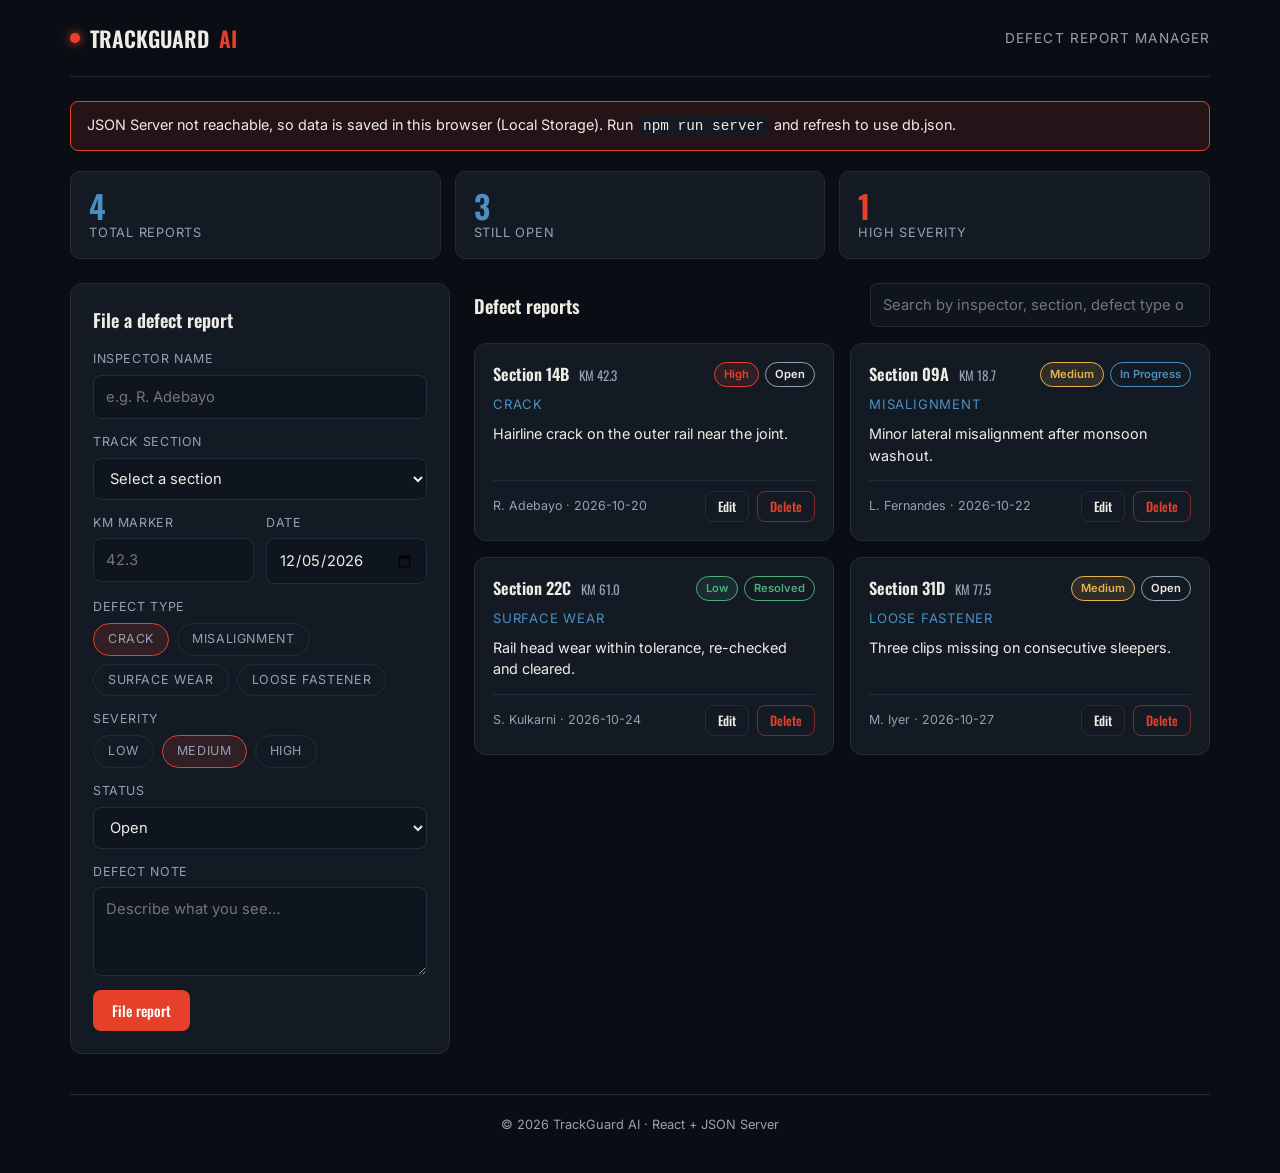
<file: index.html>
<!DOCTYPE html>
<html lang="en">
  <head>
    <meta charset="UTF-8" />
    <meta name="viewport" content="width=device-width, initial-scale=1.0" />
    <title>TrackGuard AI | Defect Report Manager</title>
    <link rel="preconnect" href="https://fonts.googleapis.com" />
    <link href="https://fonts.googleapis.com/css2?family=Oswald:wght@500;600&family=Inter:wght@400;500;600&display=swap" rel="stylesheet" />
    <script type="module" crossorigin src="./assets/index-dbuguJik.js"></script>
    <link rel="stylesheet" crossorigin href="./assets/index-CYjsl-Kh.css">
  </head>
  <body>
    <div id="root"></div>
  </body>
</html>
</file>
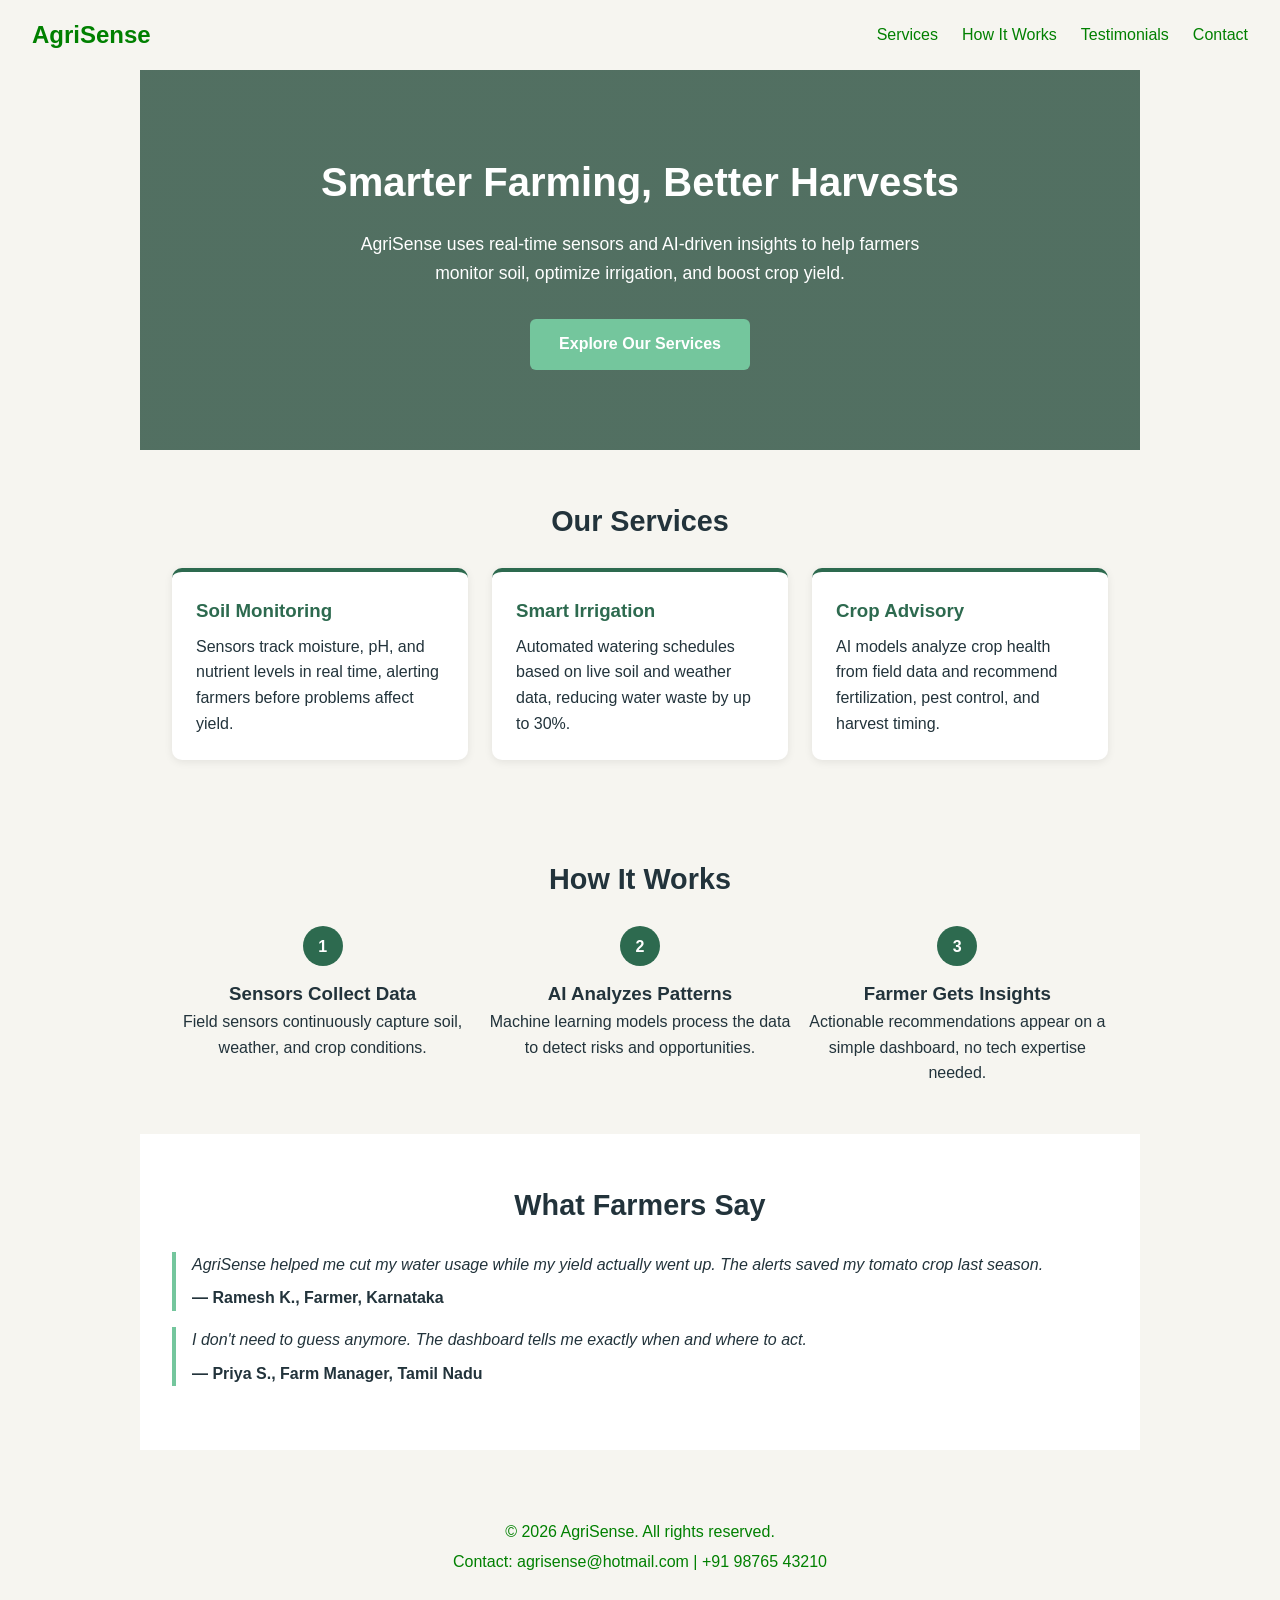
<file: Activity 1/AgriSense.html>
<!DOCTYPE html>
<!-- saved from url=(0049)file:///C:/Users/Sanju/Downloads/index%20(1).html -->
<html lang="en"><head><meta http-equiv="Content-Type" content="text/html; charset=UTF-8">

<meta name="viewport" content="width=device-width, initial-scale=1.0">
<title>AgriSense | Smart Farming Solutions</title>
<style>
  :root {
    --white: #FFFFFF;
    --green: #2d6a4f;
    --green-light: #74c69d;
    --cream: #f6f5f0;
    --text: #22333b;
  }
  * { margin: 0; padding: 0; box-sizing: border-box; }
  body { font-family: 'Segoe UI', Arial, sans-serif; color: var(--text); background: var(--cream); line-height: 1.6; }

  header { background: var(--green-dark); color: green; padding: 1rem 2rem; display: flex; justify-content: space-between; align-items: center; flex-wrap: wrap; }
  header h1 { font-size: 1.5rem; }
  nav ul { list-style: none; display: flex; gap: 1.5rem; }
  nav a { color: green; text-decoration: none; font-weight: 500; }
  nav a:hover { color: var(--green-light); }

  .hero { background: linear-gradient(rgba(27,67,50,0.75), rgba(27,67,50,0.75)),
                       url('https://images.unsplash.com/photo-1500595046743-cd271d694d30?w=1200') center/cover; color: white; text-align: center; padding: 5rem 2rem; }
  .hero h2 { font-size: 2.5rem; margin-bottom: 1rem; }
  .hero p { font-size: 1.1rem; max-width: 600px; margin: 0 auto 2rem; }
  .btn { background: var(--green-light); color: var(--green-dark); padding: 0.8rem 1.8rem; border: none; border-radius: 6px; font-weight: bold; text-decoration: none; display: inline-block; }

  section { padding: 3rem 2rem; max-width: 1000px; margin: 0 auto; }
  section h2 { color: var(--green-dark); margin-bottom: 1.5rem; text-align: center; font-size: 1.8rem; }

  .cards { display: grid; grid-template-columns: repeat(auto-fit, minmax(220px, 1fr)); gap: 1.5rem; }
  article.card { background: white; padding: 1.5rem; border-radius: 10px; box-shadow: 0 2px 8px rgba(0,0,0,0.08); border-top: 4px solid var(--green); }
  article.card h3 { color: var(--green); margin-bottom: 0.5rem; }

  .steps { display: flex; justify-content: space-between; gap: 1rem; flex-wrap: wrap; }
  .steps article { flex: 1; min-width: 200px; text-align: center; }
  .steps .num { background: var(--green); color: white; width: 40px; height: 40px; border-radius: 50%; display: flex; align-items: center; justify-content: center; margin: 0 auto 0.8rem; font-weight: bold; }

  .testimonials { background: white; }
  blockquote { font-style: italic; border-left: 4px solid var(--green-light); padding-left: 1rem; margin-bottom: 1rem; }
  cite { display: block; margin-top: 0.5rem; font-weight: bold; font-style: normal; color: var(--green-dark); }

  footer { background: var(--green-dark); color: green; text-align: center; padding: 2rem; margin-top: 2rem; }
  footer p { margin: 0.3rem 0; }
</style>
</head>
<body>

<header>
  <h1>AgriSense</h1>
  <nav>
    <ul>
      <li><a href="file:///C:/Users/Sanju/Downloads/index%20(1).html#services">Services</a></li>
      <li><a href="file:///C:/Users/Sanju/Downloads/index%20(1).html#how-it-works">How It Works</a></li>
      <li><a href="file:///C:/Users/Sanju/Downloads/index%20(1).html#testimonials">Testimonials</a></li>
      <li><a href="file:///C:/Users/Sanju/Downloads/index%20(1).html#contact">Contact</a></li>
    </ul>
  </nav>
</header>

<main>

  <section class="hero">
    <h2>Smarter Farming, Better Harvests</h2>
    <p>AgriSense uses real-time sensors and AI-driven insights to help farmers monitor soil, optimize irrigation, and boost crop yield.</p>
    <a href="file:///C:/Users/Sanju/Downloads/index%20(1).html#services" class="btn">Explore Our Services</a>
  </section>

  <section id="services">
    <h2>Our Services</h2>
    <div class="cards">
      <article class="card">
        <h3>Soil Monitoring</h3>
        <p>Sensors track moisture, pH, and nutrient levels in real time, alerting farmers before problems affect yield.</p>
      </article>
      <article class="card">
        <h3>Smart Irrigation</h3>
        <p>Automated watering schedules based on live soil and weather data, reducing water waste by up to 30%.</p>
      </article>
      <article class="card">
        <h3>Crop Advisory</h3>
        <p>AI models analyze crop health from field data and recommend fertilization, pest control, and harvest timing.</p>
      </article>
    </div>
  </section>

  <section id="how-it-works">
    <h2>How It Works</h2>
    <div class="steps">
      <article>
        <div class="num">1</div>
        <h3>Sensors Collect Data</h3>
        <p>Field sensors continuously capture soil, weather, and crop conditions.</p>
      </article>
      <article>
        <div class="num">2</div>
        <h3>AI Analyzes Patterns</h3>
        <p>Machine learning models process the data to detect risks and opportunities.</p>
      </article>
      <article>
        <div class="num">3</div>
        <h3>Farmer Gets Insights</h3>
        <p>Actionable recommendations appear on a simple dashboard, no tech expertise needed.</p>
      </article>
    </div>
  </section>

  <section id="testimonials" class="testimonials">
    <h2>What Farmers Say</h2>
    <blockquote>
      AgriSense helped me cut my water usage while my yield actually went up. The alerts saved my tomato crop last season.
      <cite>— Ramesh K., Farmer, Karnataka</cite>
    </blockquote>
    <blockquote>
      I don't need to guess anymore. The dashboard tells me exactly when and where to act.
      <cite>— Priya S., Farm Manager, Tamil Nadu</cite>
    </blockquote>
  </section>

</main>

<footer>
  <p>© 2026 AgriSense. All rights reserved.</p>
  <p>Contact: agrisense@hotmail.com | +91 98765 43210</p>
</footer>



</body></html>
</file>
<file: assets/index-CYjsl-Kh.css>
:root{--night: #0a0e14;--panel: #131a24;--panel-alt: #0f151e;--line: #232d3a;--signal: #e6402a;--steelblue: #4c8fc0;--steel: #93a2af;--board: #edede5;--green: #4caf7a;--amber: #e8b34d}*{box-sizing:border-box;margin:0;padding:0}body{background:var(--night);color:var(--board);font-family:Inter,Segoe UI,Arial,sans-serif;line-height:1.5}h1,h2,h3,.brand,.stat-number,.btn{font-family:Oswald,Segoe UI,sans-serif}.app{max-width:1180px;margin:0 auto;padding:0 20px 40px}.site-header{display:flex;align-items:center;justify-content:space-between;padding:22px 0;border-bottom:1px solid var(--line);margin-bottom:24px}.brand{font-size:1.35rem;font-weight:600;display:flex;align-items:center;gap:10px}.brand-dot{width:10px;height:10px;border-radius:50%;background:var(--signal);box-shadow:0 0 10px var(--signal)}.brand-accent{color:var(--signal)}.brand-sub{color:var(--steel);font-size:.85rem;letter-spacing:.08em;text-transform:uppercase}.banner{background:#e6402a1f;border:1px solid var(--signal);padding:12px 16px;border-radius:8px;margin-bottom:20px;font-size:.9rem}.banner code{background:var(--panel);padding:2px 6px;border-radius:4px}.stats{display:grid;grid-template-columns:repeat(3,1fr);gap:14px;margin-bottom:24px}.stat{background:var(--panel);border:1px solid var(--line);border-radius:10px;padding:16px 18px;display:flex;flex-direction:column}.stat-number{font-size:2rem;font-weight:600;color:var(--steelblue);line-height:1.1}.stat-hot{color:var(--signal)}.stat-label{color:var(--steel);font-size:.8rem;text-transform:uppercase;letter-spacing:.06em}.layout{display:grid;grid-template-columns:380px 1fr;gap:24px;align-items:start}.panel{background:var(--panel);border:1px solid var(--line);border-radius:12px;padding:22px;position:sticky;top:16px}.panel h2,.list h2{font-size:1.15rem;margin-bottom:16px;font-weight:600}.field{display:flex;flex-direction:column;gap:6px;margin-bottom:14px}.field label,.field-label{font-size:.78rem;color:var(--steel);text-transform:uppercase;letter-spacing:.05em}input[type=text],input[type=number],input[type=date],input[type=search],select,textarea{background:var(--panel-alt);border:1px solid var(--line);color:var(--board);border-radius:8px;padding:10px 12px;font:inherit;font-size:.92rem;width:100%}input:focus,select:focus,textarea:focus{outline:none;border-color:var(--steelblue)}textarea{resize:vertical}.two-col{display:grid;grid-template-columns:1fr 1fr;gap:12px}.radio-row{display:flex;flex-wrap:wrap;gap:8px}.radio-pill{border:1px solid var(--line);border-radius:999px;padding:6px 14px;font-size:.85rem;cursor:pointer;text-transform:none;letter-spacing:0;color:var(--board);transition:border-color .2s,background .2s}.radio-pill input{display:none}.radio-pill:hover{border-color:var(--steelblue)}.radio-pill.selected{border-color:var(--signal);background:#e6402a24}.form-message{color:var(--amber);font-size:.85rem;margin-bottom:12px}.form-actions{display:flex;gap:10px}.btn{border:1px solid transparent;border-radius:8px;padding:9px 18px;font-size:.9rem;font-weight:500;cursor:pointer;transition:filter .2s,border-color .2s,transform .2s}.btn:hover{transform:translateY(-1px)}.btn-primary{background:var(--signal);color:#fff}.btn-primary:hover{filter:brightness(1.12)}.btn-ghost{background:transparent;border-color:var(--line);color:var(--board)}.btn-ghost:hover{border-color:var(--steelblue)}.btn-danger{background:transparent;border-color:#e6402a80;color:var(--signal)}.btn-danger:hover{background:#e6402a1f}.list-head{display:flex;align-items:center;justify-content:space-between;gap:16px;margin-bottom:16px;flex-wrap:wrap}.list-head h2{margin-bottom:0}.search{max-width:340px}.cards{display:grid;grid-template-columns:repeat(auto-fill,minmax(290px,1fr));gap:16px}.empty{color:var(--steel);padding:20px 0}.card{background:var(--panel);border:1px solid var(--line);border-radius:12px;padding:18px;display:flex;flex-direction:column;gap:8px;transition:transform .2s,border-color .2s,box-shadow .2s}.card:hover{transform:translateY(-3px);border-color:var(--steelblue);box-shadow:0 10px 22px #00000059}.card-top{display:flex;justify-content:space-between;align-items:flex-start;gap:8px}.card h3{font-size:1.02rem;font-weight:600}.km{color:var(--steel);font-weight:400;font-size:.82rem;margin-left:6px}.badges{display:flex;gap:6px;flex-wrap:wrap;justify-content:flex-end}.defect-type{color:var(--steelblue);font-size:.82rem;text-transform:uppercase;letter-spacing:.06em}.note{color:var(--board);font-size:.9rem;flex:1}.card-bottom{display:flex;justify-content:space-between;align-items:center;gap:10px;flex-wrap:wrap;margin-top:6px;padding-top:10px;border-top:1px solid var(--line)}.meta{color:var(--steel);font-size:.78rem}.card-actions{display:flex;gap:8px}.card-actions .btn{padding:5px 12px;font-size:.8rem}.badge{font-size:.7rem;font-weight:600;padding:3px 9px;border-radius:999px;border:1px solid;white-space:nowrap}.badge-high{color:var(--signal);border-color:var(--signal);background:#e6402a1f}.badge-medium{color:var(--amber);border-color:var(--amber);background:#e8b34d1f}.badge-low{color:var(--green);border-color:var(--green);background:#4caf7a1f}.badge-open{color:var(--board);border-color:var(--steel)}.badge-in-progress{color:var(--steelblue);border-color:var(--steelblue)}.badge-resolved{color:var(--green);border-color:var(--green)}.site-footer{margin-top:40px;padding-top:20px;border-top:1px solid var(--line);text-align:center;color:var(--steel);font-size:.8rem}@media (max-width: 900px){.layout{grid-template-columns:1fr}.panel{position:static}.search{max-width:100%}}@media (max-width: 520px){.stats,.two-col{grid-template-columns:1fr}.site-header{flex-direction:column;align-items:flex-start;gap:4px}}
</file>
